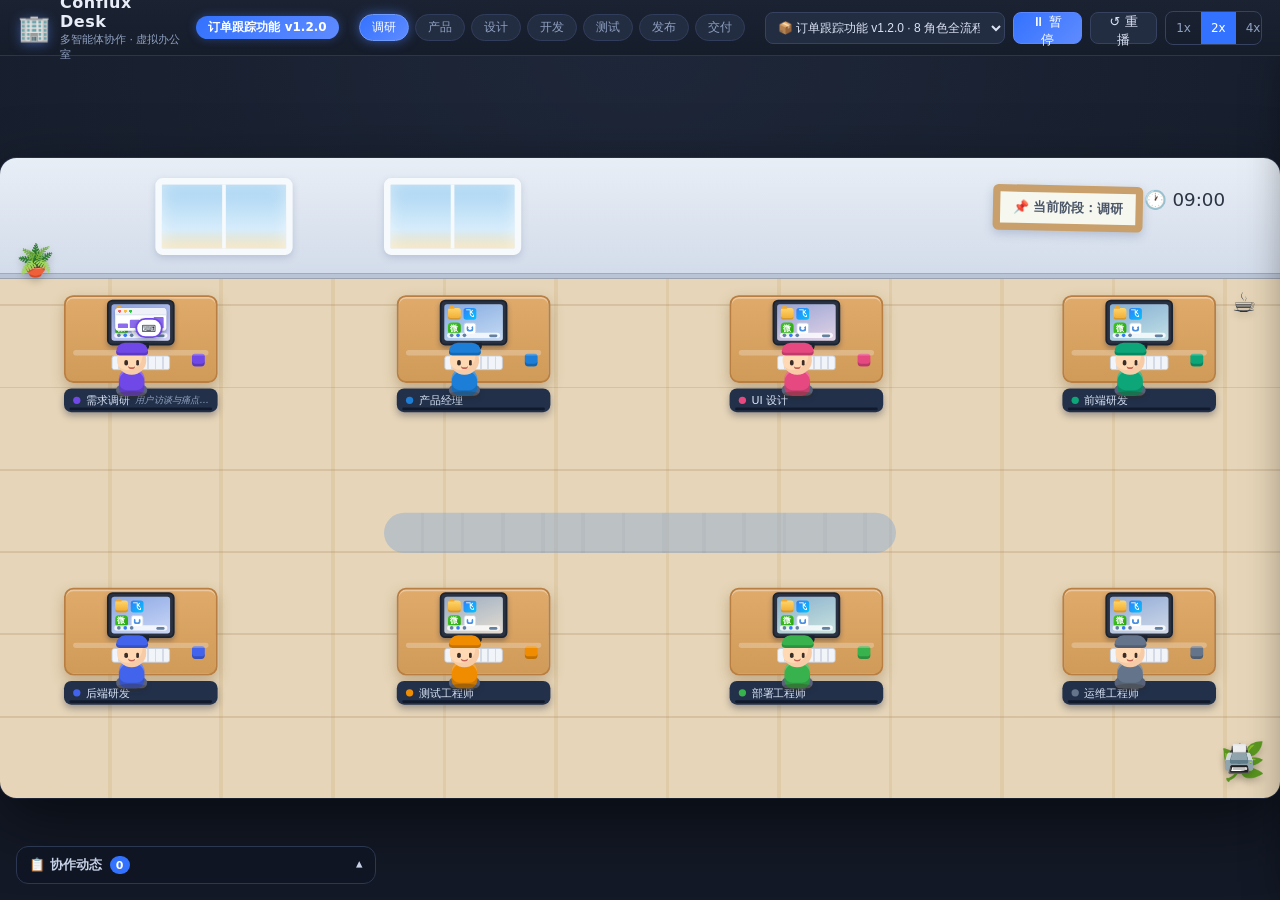
<file: index.html>
<!DOCTYPE html>
<html lang="zh-CN">
<head>
<meta charset="UTF-8">
<meta name="viewport" content="width=device-width, initial-scale=1.0">
<meta http-equiv="Content-Security-Policy"
      content="default-src 'self'; script-src 'self'; style-src 'self' 'unsafe-inline'; img-src 'self' data:; connect-src 'none'; object-src 'none'; base-uri 'none'">
<title>Conflux Desk · 智能协作办公室</title>
<link rel="stylesheet" href="css/style.css">
</head>
<body>

<header id="topbar">
  <div class="brand">
    <span class="logo">🏢</span>
    <div class="brand-text">
      <h1>Conflux Desk</h1>
      <p>多智能体协作 · 虚拟办公室</p>
    </div>
    <span id="projName" class="projName" title="当前项目"></span>
  </div>
  <nav id="phaseChips" title="项目阶段"></nav>
  <div class="controls">
    <select id="projectSel" title="切换项目"></select>
    <button id="btnPlay" class="btn primary">⏸ 暂停</button>
    <button id="btnReplay" class="btn">↺ 重播</button>
    <div class="seg" id="speedSeg">
      <button data-speed="1">1x</button><button data-speed="2" class="active">2x</button><button data-speed="4">4x</button>
    </div>
  </div>
</header>

<main id="stageWrap">
  <div id="stage">
    <div class="wall">
      <div class="window w1"><i></i><i></i></div>
      <div class="window w2"><i></i><i></i></div>
      <div class="board" id="phaseBoard">📌 准备中…</div>
      <div class="clock" id="wallClock">🕐 09:00</div>
    </div>
    <div class="floor"></div>
    <div class="rug"></div>
    <div class="deco plant p1">🪴</div>
    <div class="deco plant p2">🌿</div>
    <div class="deco cooler">☕</div>
    <div class="deco printer">🖨️</div>
    <div id="wsLayer"></div>
    <div id="charLayer"></div>
  </div>

  <aside id="eventLog" class="collapsed">
    <header id="logToggle">
      <span>📋 协作动态</span>
      <b id="logCount">0</b><i class="caret">▾</i>
    </header>
    <ul id="logList"></ul>
  </aside>

  <div id="banner" class="hidden"></div>

  <!-- 暂停时的人工介入面板 -->
  <div id="intervene">
    <div class="ivTitle">⏸ 已暂停 · 人工介入</div>
    <div class="ivRow">
      <span class="ivAt">@</span>
      <select id="ivRole" title="选择要对话的角色"></select>
      <input id="ivText" placeholder="告诉 TA 哪里不对、应该怎么做…（支持 @角色名 开头，回车发送）">
      <button id="ivSend" class="btn primary">发送</button>
    </div>
    <div class="ivFoot">
      <span class="ivHint">消息以「👔 主管」身份送达：气泡提示 · 屏幕切聊天窗 · 记入消息时间线</span>
      <button id="ivResume" class="btn success">▶ 继续播放</button>
    </div>
  </div>
</main>

<div id="scrim"></div>

<aside id="drawer" class="roleDrawer">
  <div id="drawerBody"></div>
</aside>

<aside id="fileDrawer">
  <div id="fileDrawerBody"></div>
</aside>

<script src="js/boot.js"></script>
</body>
</html>
</file>
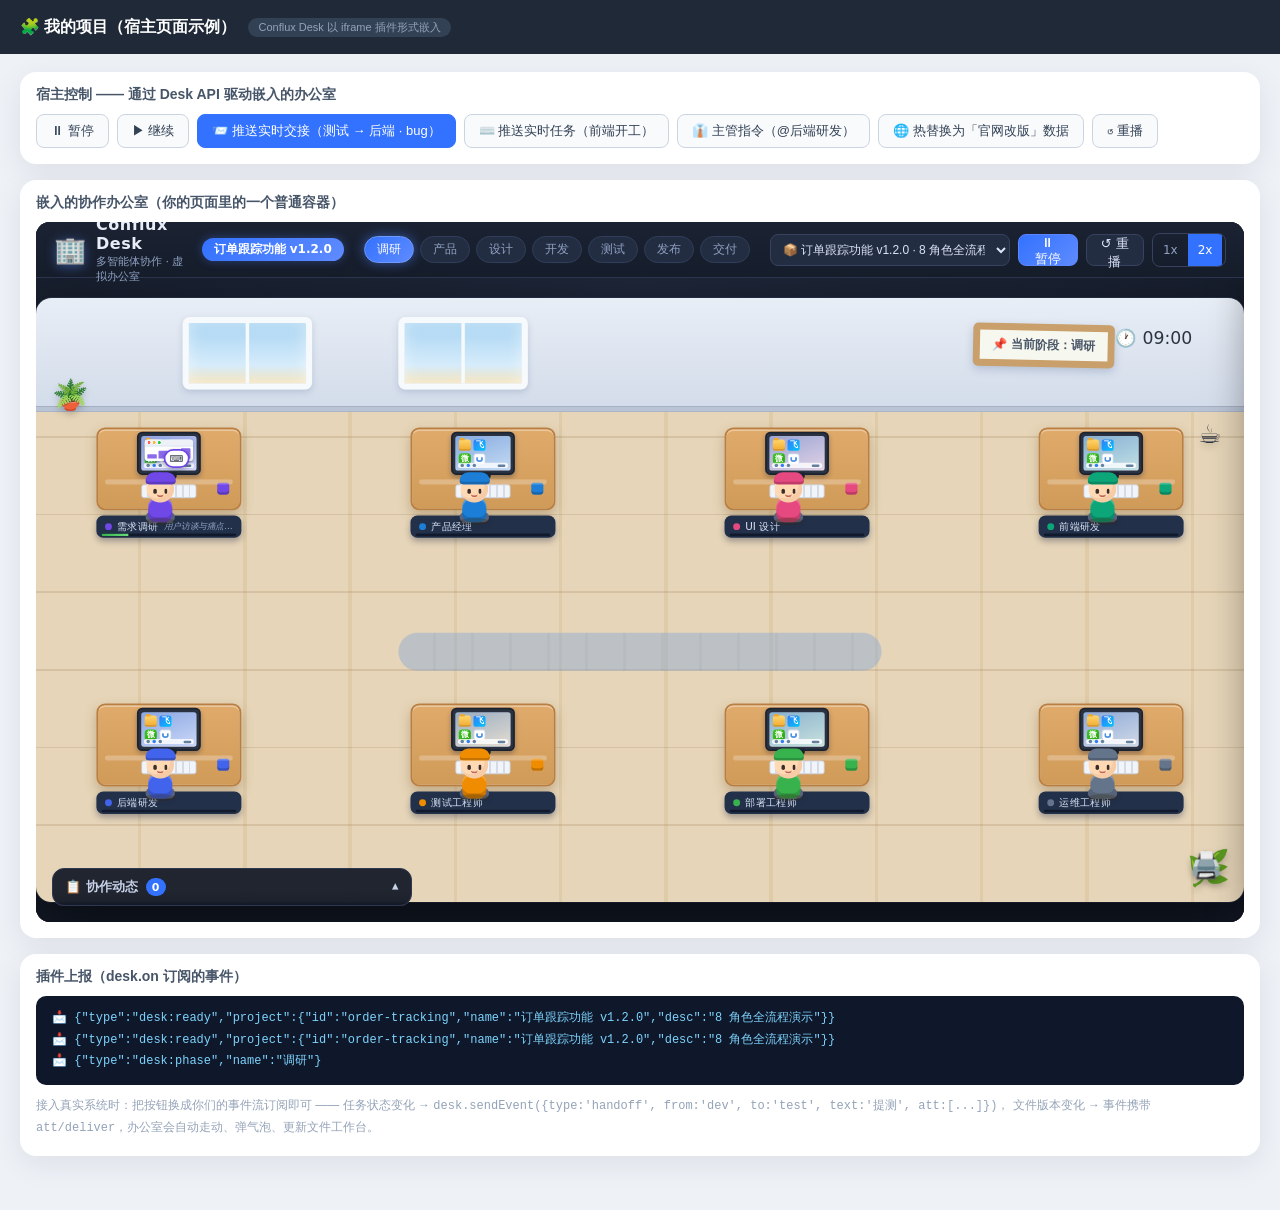
<file: embed-demo.html>
<!DOCTYPE html>
<html lang="zh-CN">
<head>
<meta charset="UTF-8">
<meta name="viewport" content="width=device-width, initial-scale=1.0">
<title>宿主项目示例 · 嵌入 Conflux Desk</title>
<style>
  * { margin: 0; padding: 0; box-sizing: border-box; }
  body { font-family: "PingFang SC", "Microsoft YaHei", sans-serif; background: #eef1f6; color: #2b3442; }
  header {
    height: 54px; background: #1f2937; color: #fff;
    display: flex; align-items: center; padding: 0 20px; gap: 12px;
  }
  header h1 { font-size: 16px; font-weight: 600; }
  header .tag {
    font-size: 11px; padding: 2px 10px; border-radius: 999px;
    background: #334155; color: #94a3b8;
  }
  main { max-width: 1280px; margin: 0 auto; padding: 18px 20px 40px; }
  .card {
    background: #fff; border-radius: 16px; box-shadow: 0 8px 30px rgba(30,40,70,.08);
    padding: 14px 16px 16px; margin-bottom: 16px;
  }
  .card h2 { font-size: 14px; color: #475569; margin-bottom: 10px; }
  .toolbar { display: flex; gap: 8px; flex-wrap: wrap; }
  .toolbar button {
    height: 34px; padding: 0 14px; border-radius: 8px; border: 1px solid #cbd5e1;
    background: #f8fafc; color: #334155; font-size: 13px; cursor: pointer;
  }
  .toolbar button:hover { background: #eef2f7; }
  .toolbar button.primary { background: #3372ff; border-color: #3372ff; color: #fff; }
  #deskWrap { height: 700px; }
  #hostLog {
    background: #0f172a; color: #7dd3fc; font: 12px/1.8 Consolas, monospace;
    border-radius: 10px; padding: 12px 16px; max-height: 150px; overflow-y: auto;
    white-space: pre-wrap;
  }
  .note { font-size: 12px; color: #94a3b8; line-height: 1.8; }
</style>
</head>
<body>

<header>
  <h1>🧩 我的项目（宿主页面示例）</h1>
  <span class="tag">Conflux Desk 以 iframe 插件形式嵌入</span>
</header>

<main>
  <div class="card">
    <h2>宿主控制 —— 通过 Desk API 驱动嵌入的办公室</h2>
    <div class="toolbar">
      <button id="bPause">⏸ 暂停</button>
      <button id="bResume">▶ 继续</button>
      <button id="bEvent" class="primary">📨 推送实时交接（测试 → 后端 · bug）</button>
      <button id="bWork">⌨️ 推送实时任务（前端开工）</button>
      <button id="bIv">👔 主管指令（@后端研发）</button>
      <button id="bLoad">🌐 热替换为「官网改版」数据</button>
      <button id="bReplay">↺ 重播</button>
    </div>
  </div>

  <div class="card">
    <h2>嵌入的协作办公室（你的页面里的一个普通容器）</h2>
    <div id="deskWrap"><div id="desk" style="height:100%"></div></div>
  </div>

  <div class="card">
    <h2>插件上报（desk.on 订阅的事件）</h2>
    <div id="hostLog">（等待事件…）</div>
    <p class="note" style="margin-top:10px">
      接入真实系统时：把按钮换成你们的事件流订阅即可 ——
      任务状态变化 → <code>desk.sendEvent({type:'handoff', from:'dev', to:'test', text:'提测', att:[...]})</code>，
      文件版本变化 → 事件携带 <code>att/deliver</code>，办公室会自动走动、弹气泡、更新文件工作台。
    </p>
  </div>
</main>

<script src="./desk-plugin.js"></script>
<script>
  const log = document.getElementById('hostLog');
  const say = s => { log.textContent = (log.textContent === '（等待事件…）' ? '' : log.textContent) + s + '\n'; log.scrollTop = log.scrollHeight; };

  // 1) 挂载（使用插件内置的 order-tracking 演示数据）
  const desk = Desk.mount({ container: '#desk' });

  // 2) 订阅插件上报
  desk.on(m => say('📩 ' + JSON.stringify(m)));

  // 3) 宿主按钮 → Desk API
  document.getElementById('bPause').onclick = () => desk.pause();
  document.getElementById('bResume').onclick = () => desk.resume();
  document.getElementById('bReplay').onclick = () => desk.replay();

  document.getElementById('bEvent').onclick = () => desk.sendEvent({
    type: 'handoff', from: 'test', to: 'backend', kind: 'bug',
    text: '实时事件演示：新发现一个 P2 缺陷，订单订阅重复推送，请排查。',
    att: [{ fid: 'bug-500', ver: 1 }],
  });

  document.getElementById('bWork').onclick = () => desk.sendEvent({
    type: 'work', role: 'frontend', dur: 2400, task: '实时任务：联调支付回调',
  });

  document.getElementById('bIv').onclick = () =>
    desk.intervene('backend', '接口超时问题优先级提到 P0，先出热修复方案。');

  // 4) 热替换项目数据（第二个内置演示）
  document.getElementById('bLoad').onclick = () => {
    const s = document.createElement('script');
    s.src = './projects/official-website/project.js';
    s.onload = () => desk.loadProject(Object.assign({}, window.PROJECT)); // window.PROJECT 由该文件定义
    document.head.appendChild(s);
  };
</script>
</body>
</html>
</file>
<file: css/style.css>
/* ============ 基础 ============ */
* { margin: 0; padding: 0; box-sizing: border-box; }
html, body { height: 100%; }
body {
  font-family: "PingFang SC", "Microsoft YaHei", "Segoe UI", system-ui, sans-serif;
  background: #141a26;
  color: #2b3442;
  overflow: hidden;
  display: flex; flex-direction: column;
}
button { font-family: inherit; }

/* ============ 顶栏 ============ */
#topbar {
  height: 56px; flex: none;
  display: flex; align-items: center; gap: 20px;
  padding: 0 18px;
  background: linear-gradient(180deg, #1b2333, #151c2a);
  border-bottom: 1px solid #2a3550;
  color: #e8edf7; z-index: 100;
}
.brand { display: flex; align-items: center; gap: 10px; }
.brand .logo { font-size: 26px; filter: drop-shadow(0 2px 6px rgba(90,140,255,.45)); }
.brand-text h1 { font-size: 16px; letter-spacing: .5px; }
.brand-text p { font-size: 11px; color: #8fa0c0; margin-top: 1px; }
.projName {
  margin-left: 6px; padding: 3px 12px; border-radius: 999px;
  background: linear-gradient(135deg, #3372ff, #5f8bff);
  color: #fff; font-size: 12px; font-weight: 600; white-space: nowrap;
  box-shadow: 0 0 10px rgba(80,130,255,.35);
}
#projectSel {
  height: 32px; max-width: 240px; padding: 0 8px;
  background: #232d42; color: #dbe4f5; border: 1px solid #36425f;
  border-radius: 8px; font-size: 12px; cursor: pointer; outline: none;
}
#projectSel:hover { background: #2c3852; }

#phaseChips { display: flex; gap: 6px; margin: 0 auto; }
#phaseChips .chip {
  font-size: 12px; padding: 4px 12px; border-radius: 999px;
  background: #232d42; color: #8fa0c0;
  border: 1px solid #313d5c; transition: all .3s; white-space: nowrap;
}
#phaseChips .chip.done { background: #1d3a2b; color: #69db7c; border-color: #2f5e42; }
#phaseChips .chip.done::after { content: " ✓"; }
#phaseChips .chip.active {
  background: linear-gradient(135deg, #3372ff, #5f8bff);
  color: #fff; border-color: #6f9bff;
  box-shadow: 0 0 12px rgba(80,130,255,.55);
}

.controls { display: flex; align-items: center; gap: 8px; }
.btn {
  height: 32px; padding: 0 14px; border-radius: 8px;
  border: 1px solid #36425f; background: #232d42; color: #dbe4f5;
  font-size: 13px; cursor: pointer; transition: all .15s;
}
.btn:hover { background: #2c3852; }
.btn.primary {
  background: linear-gradient(135deg, #3372ff, #5f8bff); border-color: #5b86ff; color: #fff;
}
.btn.primary:hover { filter: brightness(1.1); }
.seg { display: flex; border: 1px solid #36425f; border-radius: 8px; overflow: hidden; }
.seg button {
  height: 32px; padding: 0 10px; border: none; background: transparent;
  color: #8fa0c0; font-size: 12px; cursor: pointer;
}
.seg button.active { background: #3372ff; color: #fff; }

/* ============ 舞台 ============ */
#stageWrap {
  flex: 1; position: relative; overflow: hidden;
  display: flex; align-items: center; justify-content: center;
  background: radial-gradient(120% 120% at 50% 0%, #1e2739 0%, #131926 70%);
}
#stage {
  width: 1400px; height: 700px; flex: none; position: relative;
  border-radius: 18px; overflow: hidden;
  box-shadow: 0 24px 70px rgba(0,0,0,.55), 0 0 0 1px #2c3752;
  transform-origin: center center;
}

/* 墙与窗户 */
#stage .wall {
  position: absolute; top: 0; left: 0; right: 0; height: 132px;
  background: linear-gradient(180deg, #e8eef6 0%, #d3dcea 100%);
  border-bottom: 6px solid #b9c4d6; z-index: 1;
}
#stage .window {
  position: absolute; top: 22px; width: 150px; height: 84px;
  background: linear-gradient(180deg, #a8d4f2 0%, #d6ecfb 70%, #f3e2b8 100%);
  border: 7px solid #f7fafc; border-radius: 8px;
  box-shadow: inset 0 0 18px rgba(255,255,255,.5), 0 3px 8px rgba(90,110,150,.25);
  display: flex;
}
#stage .window.w1 { left: 170px; }
#stage .window.w2 { left: 420px; }
#stage .window i { flex: 1; border-right: 4px solid #f7fafc; }
#stage .window i:last-child { border-right: none; }
#stage .board {
  position: absolute; top: 30px; right: 150px;
  background: #f6f8ef; border: 8px solid #c9a06b; border-radius: 6px;
  padding: 8px 14px; font-size: 14px; font-weight: 600; color: #4a5568;
  box-shadow: 0 4px 10px rgba(90,110,150,.3);
  transform: rotate(1.2deg);
}
#stage .clock { position: absolute; top: 34px; right: 60px; font-size: 20px; }

/* 地板 */
#stage .floor {
  position: absolute; top: 132px; left: 0; right: 0; bottom: 0;
  background:
    repeating-linear-gradient(0deg, transparent 0 88px, rgba(140,105,60,.18) 88px 90px),
    repeating-linear-gradient(90deg, #e6d5b8 0 118px, #dfcba8 118px 122px);
}
#stage .rug {
  position: absolute; left: 50%; top: 388px; transform: translateX(-50%);
  width: 560px; height: 44px; border-radius: 999px;
  background: repeating-linear-gradient(90deg, #7ea3d8 0 40px, #6f96cc 40px 44px);
  opacity: .4;
}
#stage .deco { position: absolute; z-index: 2; font-size: 34px; filter: drop-shadow(0 4px 4px rgba(0,0,0,.2)); }
#stage .plant.p1 { left: 18px; top: 92px; }
#stage .plant.p2 { right: 16px; bottom: 16px; font-size: 40px; }
#stage .cooler { right: 26px; top: 140px; font-size: 30px; }
#stage .printer { right: 26px; bottom: 26px; font-size: 30px; }

/* ============ 工位 ============ */
#wsLayer, #charLayer { position: absolute; inset: 0; }
#wsLayer { z-index: 10; }
#charLayer { z-index: 40; pointer-events: none; }

.ws {
  position: absolute; width: 168px; height: 128px;
  cursor: pointer; border-radius: 14px;
  transition: transform .18s;
}
.ws:hover { transform: translateY(-3px); }
.ws::before {
  content: ""; position: absolute; inset: -6px; border-radius: 16px;
  border: 2px dashed rgba(255,255,255,0); transition: all .18s;
}
.ws:hover::before { border-color: rgba(72,110,220,.75); background: rgba(72,110,220,.06); }

.ws .desk {
  position: absolute; left: 0; top: 0; width: 168px; height: 96px;
  background: linear-gradient(180deg, #e0aa6b, #d09a58);
  border: 2px solid #b97f42; border-radius: 10px;
  box-shadow: 0 6px 14px rgba(120,85,40,.35), inset 0 2px 0 rgba(255,255,255,.35);
}
.ws .desk::after {
  content: ""; position: absolute; left: 8px; right: 8px; top: 58px; height: 6px;
  background: rgba(255,255,255,.25); border-radius: 3px;
}
.ws .monitor {
  position: absolute; left: 50%; top: 3px; transform: translateX(-50%);
  width: 74px; height: 50px; background: #2a3242;
  border-radius: 6px; border: 2px solid #1c2330;
  box-shadow: 0 3px 6px rgba(40,50,70,.4);
}
.ws .monitor .stand {
  position: absolute; left: 50%; bottom: -7px; transform: translateX(-50%);
  width: 18px; height: 8px; background: #1c2330; border-radius: 0 0 4px 4px;
}

/* ---- 仿真桌面 ---- */
.ws .monitor .screen {
  position: absolute; inset: 3px; border-radius: 3px; overflow: hidden;
  background: linear-gradient(160deg, #9db9e6 0%, #c8d9f2 60%, #e8eef9 100%);
}
.ws .monitor .screen::before {
  content: ""; position: absolute; inset: 0; z-index: 1;
  background: var(--roleColor); opacity: .16; mix-blend-mode: multiply;
}
.dicons {
  position: absolute; left: 4px; top: 4px; z-index: 2;
  display: grid; grid-template-columns: repeat(2, 14px); gap: 3px;
}
.ic { width: 14px; height: 13px; border-radius: 3px; position: relative; font-style: normal; }
.ic.folder { background: linear-gradient(180deg, #ffd66b, #f0a92e); box-shadow: inset 0 -2px 0 rgba(0,0,0,.12); }
.ic.folder::before {
  content: ""; position: absolute; left: 1px; top: -2px; width: 6px; height: 3px;
  background: #f0a92e; border-radius: 2px 2px 0 0;
}
.ic.feishu, .ic.wechat {
  display: flex; align-items: center; justify-content: center;
  color: #fff; font-size: 9px; font-weight: 700; line-height: 1;
}
.ic.feishu { background: linear-gradient(135deg, #337cf7, #00c6ff); }
.ic.wechat { background: linear-gradient(135deg, #3ec722, #2aa50f); border-radius: 4px; }
.ic.browser { background: #fff; border: 1px solid #c3d0e2; }
.ic.browser::before {
  content: ""; position: absolute; inset: 2px; border-radius: 50%;
  border: 2px solid #4a90e2; border-top-color: transparent;
}
.taskbar {
  position: absolute; left: 3px; right: 3px; bottom: 3px; height: 6px; z-index: 2;
  border-radius: 3px; background: rgba(255,255,255,.8);
  display: flex; align-items: center; gap: 3px; padding: 0 3px;
}
.taskbar i { width: 4px; height: 4px; border-radius: 50%; background: #64809f; }
.taskbar i:nth-child(2) { background: #337cf7; }
.taskbar b { margin-left: auto; width: 9px; height: 3px; border-radius: 2px; background: #64809f; }

/* ---- 应用窗口：工作中显示角色窗口，被交接时显示聊天窗 ---- */
.appwin {
  position: absolute; left: 4px; right: 4px; top: 4px; bottom: 11px; z-index: 3;
  background: #fff; border-radius: 4px; overflow: hidden;
  box-shadow: 0 2px 5px rgba(20,40,80,.35);
  opacity: 0; transform: scale(.85); transition: all .3s;
}
.appwin::before {
  content: ""; display: block; height: 7px;
  background:
    radial-gradient(circle at 5px 3.5px, #ff5f57 1.5px, transparent 1.8px),
    radial-gradient(circle at 11px 3.5px, #febc2e 1.5px, transparent 1.8px),
    radial-gradient(circle at 17px 3.5px, #28c840 1.5px, transparent 1.8px),
    #eef2f8;
  border-bottom: 1px solid #dbe3ee;
}
.ws.working .rolewin { opacity: 1; transform: scale(1); }
.ws.listening .chatwin { opacity: 1; transform: scale(1); }
.appc { position: absolute; inset: 8px 3px 3px 3px; }

/* 代码编辑器 */
.appc.app-code { background: #1d2330; border-radius: 0 0 3px 3px; padding: 3px 3px 0 6px; }
.app-code i { display: block; height: 2px; margin: 2px 0; border-radius: 1px; background: #7aa2f7; width: 76%; }
.app-code i:nth-child(2) { width: 64%; background: #9ece6a; }
.app-code i:nth-child(3) { width: 84%; background: #c0caf5; }
.app-code i:nth-child(4) { width: 52%; background: #ff9e64; margin-left: 4px; }
.app-code i:nth-child(5) { width: 72%; background: #7aa2f7; }
.app-code i:nth-child(6) { width: 38%; background: #bb9af7; }
/* 文档 */
.app-doc i { display: block; height: 2px; margin: 3px 0; border-radius: 1px; background: #c8d2e0; width: 84%; }
.app-doc i.t { width: 62%; height: 3px; background: #51607a; }
.app-doc i.s { width: 44%; background: #337cf7; }
/* 聊天 */
.app-chat { padding: 2px; display: flex; flex-direction: column; gap: 3px; }
.app-chat .cb { height: 7px; border-radius: 4px; }
.app-chat .cb.in { width: 64%; background: #e8edf5; }
.app-chat .cb.out { width: 50%; align-self: flex-end; background: var(--roleColor); opacity: .85; }
.app-chat .cb.in.s { width: 42%; }
/* 设计稿 */
.app-design { display: flex; gap: 2px; align-items: flex-end; }
.app-design i { flex: 1; border-radius: 2px; background: #7aa2f7; height: 70%; }
.app-design i:nth-child(1) { height: 58%; background: #f78166; }
.app-design i:nth-child(2) { height: 92%; background: #66c2a5; }
.app-design i:nth-child(3) { height: 44%; background: #8da0cb; }
/* 测试清单 */
.app-test { display: flex; flex-direction: column; gap: 3px; justify-content: center; }
.app-test i { position: relative; height: 3px; border-radius: 1.5px; background: #c8d2e0; margin-left: 9px; }
.app-test i::before { content: "✓"; position: absolute; left: -8px; top: -3px; font-size: 7px; color: #2f9e44; line-height: 1; }
.app-test i:nth-child(1) { width: 66%; }
.app-test i:nth-child(2) { width: 78%; }
.app-test i:nth-child(3) { width: 52%; background: #f3b0ae; }
.app-test i:nth-child(3)::before { content: "✕"; color: #e03131; }
.app-test i:nth-child(4) { width: 60%; }
/* 终端 */
.app-term { background: #101418; border-radius: 0 0 3px 3px; padding: 3px; }
.app-term i { display: block; height: 2px; margin: 2px 0; border-radius: 1px; background: #4ec9b0; width: 70%; }
.app-term i:nth-child(2) { width: 56%; background: #9ece6a; }
.app-term i:nth-child(3) { width: 76%; }
.app-term i:nth-child(4) { width: 42%; background: #dcdcaa; }
/* 数据图表 / 运维大盘 */
.app-chart, .app-dash { display: flex; align-items: flex-end; gap: 2px; }
.app-chart i { flex: 1; border-radius: 1px 1px 0 0; background: var(--roleColor); opacity: .8; }
.app-chart i:nth-child(1) { height: 34%; }
.app-chart i:nth-child(2) { height: 62%; }
.app-chart i:nth-child(3) { height: 46%; }
.app-chart i:nth-child(4) { height: 86%; }
.app-dash i { flex: 1; border-radius: 1px 1px 0 0; background: #37b24d; }
.app-dash i:nth-child(1) { height: 38%; opacity: .4; }
.app-dash i:nth-child(2) { height: 64%; }
.app-dash i:nth-child(3) { height: 50%; opacity: .6; }
.app-dash i:nth-child(4) { height: 88%; }

.ws.working .monitor .screen { animation: screenFlicker 1.6s ease-in-out infinite; }
@keyframes screenFlicker {
  0%, 100% { box-shadow: inset 0 0 4px var(--roleGlow); }
  50% { box-shadow: inset 0 0 11px var(--roleGlow); }
}
.ws.flash .monitor .screen { animation: screenFlash .35s 3; }
@keyframes screenFlash { 50% { filter: brightness(1.9); } }

.ws .keyboard {
  position: absolute; left: 50%; top: 64px; transform: translateX(-50%);
  width: 64px; height: 16px; background: #f1f4f8; border-radius: 3px;
  border: 1px solid #c6cedd;
  background-image: repeating-linear-gradient(90deg, transparent 0 6px, #d4dae6 6px 8px);
}
.ws .mug {
  position: absolute; right: 12px; top: 62px; width: 14px; height: 14px;
  background: var(--roleColor); border-radius: 3px 3px 4px 4px;
  box-shadow: inset 0 -3px 0 rgba(0,0,0,.2);
}
/* 文件堆：桌面右上角，文件越多摞越高 */
.ws .pile { position: absolute; right: 10px; top: 8px; width: 30px; }
.ws .pile .sheet {
  height: 6px; border-radius: 2px; margin-bottom: 2px;
  background: #fff; border: 1px solid #d5dbe6;
  box-shadow: 0 1px 2px rgba(80,100,140,.3);
}
.ws .pile .sheet:nth-child(2n) { background: #f2ecdc; }
.ws .pile .sheet:last-child { background: #fffbe8; }

.ws .plate {
  position: absolute; left: 0; right: 0; bottom: 0; height: 26px;
  background: #223049; border-radius: 8px; color: #dce6f8;
  display: flex; align-items: center; gap: 6px; padding: 0 10px;
  font-size: 12px; box-shadow: 0 4px 8px rgba(20,30,60,.35);
  overflow: hidden;
}
.ws .plate .dot { width: 8px; height: 8px; border-radius: 50%; background: var(--roleColor); flex: none; }
.ws .plate .task {
  flex: 1; font-size: 10px; color: #93a5c6; white-space: nowrap;
  overflow: hidden; text-overflow: ellipsis;
}
.ws .plate .pbar {
  position: absolute; left: 6px; right: 6px; bottom: 2px; height: 3px;
  background: #101a2c; border-radius: 2px; overflow: hidden;
}
.ws .plate .pbar i {
  display: block; height: 100%; width: 0%;
  background: linear-gradient(90deg, #37b24d, #69db7c);
  transition: width .5s ease;
}

/* ============ 人物（纯 CSS Q 版小人，头身像素级对齐） ============ */
.char { position: absolute; z-index: 40; pointer-events: auto; cursor: pointer; }
.char .figure {
  position: relative; width: 40px;
  display: flex; flex-direction: column; align-items: center;
  transform: translate(-50%, -100%);
}
.char .head {
  position: relative; width: 32px; height: 32px; flex: none;
  background: #ffd9b3; border-radius: 50%;
  margin-bottom: -7px; z-index: 2;
  box-shadow: inset -4px -5px 0 rgba(190,120,80,.14);
}
.char .head .hair {
  position: absolute; left: -1.5px; right: -1.5px; top: -3px; height: 14px;
  background: var(--roleColor);
  border-radius: 17px 17px 7px 7px;
  box-shadow: inset 0 -3px 0 rgba(0,0,0,.18);
}
.char .head .eye {
  position: absolute; top: 16px; width: 3.5px; height: 5.5px;
  background: #3a2d28; border-radius: 2px;
}
.char .head .eye.l { left: 8px; }
.char .head .eye.r { right: 8px; }
.char .head .mouth {
  position: absolute; left: 50%; top: 21px; width: 8px; height: 5px;
  margin-left: -4px; border-bottom: 2px solid #c26358;
  border-radius: 0 0 7px 7px;
}
.char .torso {
  position: relative; width: 28px; height: 30px; flex: none;
  border-radius: 12px 12px 9px 9px;
  background: var(--roleColor);
  box-shadow: inset 0 -6px 0 rgba(0,0,0,.15), inset 0 3px 0 rgba(255,255,255,.22);
}
.char .shadow {
  position: absolute; left: 50%; bottom: -3px; transform: translateX(-50%);
  width: 34px; height: 8px; border-radius: 50%;
  background: rgba(60,45,20,.28);
}
.char.st-walk .figure { animation: bob .32s ease-in-out infinite; }
@keyframes bob { 50% { transform: translate(-50%, calc(-100% - 3px)); } }
.char.st-walk .head .hair { border-radius: 17px 17px 5px 5px; }
.char.st-working .head { animation: typeNod 1s ease-in-out infinite; }
@keyframes typeNod { 50% { transform: translateY(1.5px); } }

.chair {
  position: absolute; width: 34px; height: 12px; z-index: 5;
  background: #59627a; border-radius: 999px;
  box-shadow: 0 3px 6px rgba(30,40,60,.3);
}

/* 状态徽章 */
.char .badge {
  position: absolute; right: -14px; top: -30px; z-index: 5;
  min-width: 22px; height: 22px; padding: 0 5px; border-radius: 999px;
  background: #fff; border: 2px solid var(--roleColor);
  display: flex; align-items: center; justify-content: center;
  font-size: 11px; box-shadow: 0 2px 6px rgba(0,0,0,.25);
  opacity: 0; transform: scale(.4); transition: all .25s;
}
.char .badge.show { opacity: 1; transform: scale(1); }
.char .badge.pulse { animation: badgePulse 1.2s ease-in-out infinite; }
@keyframes badgePulse { 50% { box-shadow: 0 0 0 6px rgba(255,190,60,.25); } }

/* ============ 对话气泡（人物左上角；贴近墙面带时自动翻转到下方） ============ */
.char .bubble {
  position: absolute; left: -20px; bottom: calc(100% + 12px);
  width: max-content; max-width: 264px;   /* 显式宽度：避免被 40px 人物容器压成细条 */
  padding: 10px 13px;
  background: #ffffff; border: 2px solid var(--roleColor);
  border-radius: 13px 13px 13px 6px;      /* 小角只保留在尾巴同侧（右下） */
  font-size: 12.5px; line-height: 1.6; color: #2b3442;
  box-shadow: 0 6px 14px rgba(20,30,60,.22);
  opacity: 0; transform: scale(.5) translateY(8px); transform-origin: bottom right;
  transition: opacity .28s, transform .28s cubic-bezier(.34,1.56,.64,1);
  pointer-events: none; z-index: 60;
}
.char .bubble.show { opacity: 1; transform: scale(1) translateY(0); }
/* 尾巴 = 双色三角：外层描边色略大，内层底色略小，形成描边效果（无旋转、无斜切） */
.char .bubble::before {
  content: ""; position: absolute; right: 15px; bottom: -11px;
  border-left: 8px solid transparent; border-right: 8px solid transparent;
  border-top: 11px solid var(--roleColor);
}
.char .bubble::after {
  content: ""; position: absolute; right: 17px; bottom: -7px;
  border-left: 6px solid transparent; border-right: 6px solid transparent;
  border-top: 9px solid #fff;
}
.char .bubble.bug { border-color: #e03131; background: #fff5f5; color: #7a1212; }
.char .bubble.bug::before { border-top-color: #e03131; }
.char .bubble.bug::after { border-top-color: #fff5f5; }
.char .bubble.sup { border-color: #f08c00; background: #fffaf0; }
.char .bubble.sup::before { border-top-color: #f08c00; }
.char .bubble.sup::after { border-top-color: #fffaf0; }
.char .bubble.ack { border-color: #2f9e44; background: #f0fff4; }
.char .bubble.ack::before { border-top-color: #2f9e44; }
.char .bubble.ack::after { border-top-color: #f0fff4; }
.char .bubble .btitle { font-weight: 700; margin-bottom: 3px; font-size: 11.5px; }
/* 翻转到人物下方：尾巴朝上指向头部，左移让出人物身体 */
.char .bubble.flip {
  bottom: auto; top: calc(100% + 12px); left: -28px;
  border-radius: 13px 13px 6px 13px; transform-origin: top right;
}
.char .bubble.flip::before {
  bottom: auto; top: -11px;
  border-top: none;
  border-left: 8px solid transparent; border-right: 8px solid transparent;
  border-bottom: 11px solid var(--roleColor);
}
.char .bubble.flip::after {
  bottom: auto; top: -7px;
  border-top: none;
  border-left: 6px solid transparent; border-right: 6px solid transparent;
  border-bottom: 9px solid #fff;
}
.char .bubble.flip.bug::before { border-bottom-color: #e03131; }
.char .bubble.flip.bug::after { border-bottom-color: #fff5f5; }
.char .bubble.flip.sup::before { border-bottom-color: #f08c00; }
.char .bubble.flip.sup::after { border-bottom-color: #fffaf0; }
.char .bubble.flip.ack::before { border-bottom-color: #2f9e44; }
.char .bubble.flip.ack::after { border-bottom-color: #f0fff4; }

/* ============ 协作动态日志 ============ */
#eventLog {
  position: absolute; left: 16px; bottom: 16px; width: 360px;
  background: rgba(16,22,36,.92); backdrop-filter: blur(6px);
  border: 1px solid #2c3752; border-radius: 12px;
  color: #c7d2e8; overflow: hidden; z-index: 90;
}
#eventLog header {
  display: flex; align-items: center; gap: 8px;
  padding: 9px 12px; font-size: 13px; font-weight: 600; cursor: pointer;
  user-select: none;
}
#eventLog header #logCount {
  background: #3372ff; color: #fff; font-size: 11px;
  min-width: 20px; height: 18px; border-radius: 999px;
  display: flex; align-items: center; justify-content: center; padding: 0 6px;
}
#eventLog header .caret { margin-left: auto; transition: transform .25s; font-style: normal; }
#eventLog.collapsed header .caret { transform: rotate(180deg); }
#eventLog ul {
  list-style: none; max-height: 218px; overflow-y: auto; display: none;
  border-top: 1px solid #2c3752; padding: 6px 0;
}
#eventLog:not(.collapsed) ul { display: block; }
#eventLog li {
  padding: 5px 12px; font-size: 12px; line-height: 1.5; cursor: pointer;
  display: flex; align-items: baseline; gap: 5px; flex-wrap: wrap;
}
#eventLog li:hover { background: rgba(80,120,255,.12); }
#eventLog li .t { color: #6f7f9f; font-size: 11px; flex: none; }
#eventLog li b { font-weight: 600; }
#eventLog li .arrow { color: #6f7f9f; font-style: normal; }
#eventLog::-webkit-scrollbar, .drawerScroll::-webkit-scrollbar, #logList::-webkit-scrollbar { width: 8px; }
#logList::-webkit-scrollbar-thumb, .drawerScroll::-webkit-scrollbar-thumb { background: #3a4666; border-radius: 4px; }
#logList::-webkit-scrollbar-track, .drawerScroll::-webkit-scrollbar-track { background: transparent; }

/* ============ 结束横幅 ============ */
#banner {
  position: absolute; left: 50%; top: 42%; transform: translate(-50%,-50%);
  background: rgba(16,22,36,.94); border: 1px solid #3d5a3d;
  border-radius: 16px; padding: 22px 40px; text-align: center;
  color: #e8f5e9; font-size: 20px; font-weight: 700; z-index: 95;
  box-shadow: 0 18px 50px rgba(0,0,0,.5);
  transition: all .4s; pointer-events: none;
}
#banner p { font-size: 13px; font-weight: 400; color: #9fb8a4; margin-top: 8px; }
#banner.hidden { opacity: 0; pointer-events: none; transform: translate(-50%,-44%); }

/* ============ 暂停 · 人工介入面板 ============ */
#intervene {
  position: absolute; left: 50%; bottom: 20px; z-index: 96;
  width: min(720px, 94%);
  background: rgba(15,20,32,.96); border: 1px solid #4a3a1e; border-radius: 14px;
  box-shadow: 0 16px 50px rgba(0,0,0,.55), 0 0 0 1px rgba(255,190,60,.08);
  padding: 14px 16px 12px; color: #dbe4f5;
  transform: translate(-50%, 16px); opacity: 0; pointer-events: none;
  transition: all .28s cubic-bezier(.3,1,.3,1);
}
#intervene.show { transform: translate(-50%, 0); opacity: 1; pointer-events: auto; }
#intervene .ivTitle { font-size: 14px; font-weight: 700; color: #ffc078; margin-bottom: 10px; }
#intervene .ivRow { display: flex; align-items: center; gap: 8px; }
#intervene .ivAt {
  flex: none; width: 26px; height: 32px; border-radius: 8px;
  background: #4a3210; color: #ffc078; font-weight: 800; font-size: 15px;
  display: flex; align-items: center; justify-content: center;
}
#intervene select {
  height: 32px; padding: 0 6px; flex: none; max-width: 150px;
  background: #232d42; color: #dbe4f5; border: 1px solid #36425f; border-radius: 8px;
  font-size: 12.5px; outline: none;
}
#intervene input {
  flex: 1; height: 32px; min-width: 120px; padding: 0 12px;
  background: #1a2233; color: #e8edf7; border: 1px solid #36425f; border-radius: 8px;
  font-size: 13px; outline: none;
}
#intervene input:focus { border-color: #748ffc; box-shadow: 0 0 0 2px rgba(116,143,252,.2); }
#intervene .ivFoot { display: flex; align-items: center; gap: 10px; margin-top: 10px; }
#intervene .ivHint { flex: 1; font-size: 11px; color: #8fa0c0; line-height: 1.5; }
.btn.success {
  background: linear-gradient(135deg, #2f9e44, #51cf66); border-color: #69db7c; color: #fff;
}
.btn.success:hover { filter: brightness(1.08); }
.btn:disabled { opacity: .45; cursor: not-allowed; }

/* ============ 遮罩 & 抽屉 ============ */
#scrim {
  position: fixed; inset: 56px 0 0 0; background: rgba(8,12,22,.45);
  opacity: 0; pointer-events: none; transition: opacity .3s; z-index: 50;
}
#scrim.show { opacity: 1; pointer-events: auto; }

.roleDrawer, #fileDrawer {
  position: fixed; top: 56px; right: 0; bottom: 0;
  background: #f7f9fc; box-shadow: -18px 0 50px rgba(0,0,0,.4);
  transform: translateX(105%); transition: transform .32s cubic-bezier(.3,1,.3,1);
  z-index: 60; display: flex; flex-direction: column;
}
.roleDrawer { width: min(720px, 56vw); }
#fileDrawer { width: min(860px, 68vw); z-index: 70; }
.roleDrawer.open, #fileDrawer.open { transform: translateX(0); }

/* 角色抽屉 —— 头部 */
.dHeader { flex: none; padding: 18px 22px 14px; background: #fff; border-bottom: 1px solid #e5eaf2; }
.dTop { display: flex; align-items: center; gap: 14px; }
.dAvatar {
  width: 54px; height: 54px; border-radius: 14px; flex: none;
  display: flex; align-items: center; justify-content: center;
  font-size: 30px; color: #fff;
  box-shadow: inset 0 -8px 0 rgba(0,0,0,.12), 0 4px 10px rgba(40,60,120,.2);
}
.dTitle { flex: 1; min-width: 0; }
.dTitle h2 { font-size: 18px; color: #1f2937; display: flex; align-items: center; gap: 8px; }
.dTitle .desc { font-size: 12px; color: #8794a9; margin-top: 2px; }
.dClose {
  width: 32px; height: 32px; border-radius: 8px; border: none; cursor: pointer;
  background: #eef1f6; color: #5b6a83; font-size: 15px; flex: none;
}
.dClose:hover { background: #e2e7f0; }

.statusPill {
  display: inline-flex; align-items: center; gap: 6px;
  font-size: 11.5px; padding: 3px 10px; border-radius: 999px;
  background: #f0f3f8; color: #5b6a83; border: 1px solid #e1e7f0;
}
.statusPill .sdot { width: 8px; height: 8px; border-radius: 50%; }
.statusPill.st-working { background: #ecf6ff; color: #1971c2; border-color: #b5d8f8; }
.statusPill.st-working .sdot { background: #1971c2; animation: blink 1s infinite; }
.statusPill.st-waiting { background: #fff4e6; color: #e8590c; border-color: #ffd8a8; }
.statusPill.st-waiting .sdot { background: #f08c00; }
.statusPill.st-done { background: #ebfbee; color: #2b8a3e; border-color: #b2f2bb; }
.statusPill.st-done .sdot { background: #37b24d; }
@keyframes blink { 50% { opacity: .25; } }

.taskLine { margin-top: 14px; }
.taskLine .tl-label { font-size: 12px; color: #8794a9; margin-bottom: 6px; display: flex; justify-content: space-between; }
.taskLine .tl-label b { color: #344054; font-weight: 600; }
.taskBar { height: 8px; border-radius: 4px; background: #e9edf4; overflow: hidden; }
.taskBar i { display: block; height: 100%; border-radius: 4px; background: linear-gradient(90deg, #3372ff, #69db7c); transition: width .6s ease; }

.chainRow { margin-top: 14px; display: flex; align-items: center; gap: 6px; flex-wrap: wrap; font-size: 12px; }
.chainRow .clabel { color: #8794a9; }
.chainChip {
  padding: 3px 10px; border-radius: 999px; background: #fff;
  border: 1px solid #e1e7f0; color: #44536c; font-size: 12px;
}
.chainChip.me { background: #223049; border-color: #223049; color: #fff; }
.chainRow .arr { color: #b6c1d4; }

/* 角色抽屉 —— 双栏 */
.dBody { flex: 1; display: flex; min-height: 0; }
.dCol { display: flex; flex-direction: column; min-height: 0; }
.dCol.msgCol { width: 42%; border-right: 1px solid #e5eaf2; background: #fff; }
.dCol.fileCol { flex: 1; background: #f7f9fc; }
.dColTitle {
  flex: none; padding: 12px 16px 10px; font-size: 13px; font-weight: 700; color: #344054;
  display: flex; align-items: center; gap: 8px;
  border-bottom: 1px solid #edf1f7;
}
.dColTitle .count {
  font-size: 11px; background: #eef1f6; color: #66748c;
  border-radius: 999px; padding: 1px 8px; font-weight: 600;
}
.dColTitle .hint { margin-left: auto; font-size: 10.5px; font-weight: 400; color: #a3aec2; }
.drawerScroll { flex: 1; overflow-y: auto; padding: 12px 14px 20px; }

/* 时间线 */
#msgList { list-style: none; display: flex; flex-direction: column; gap: 10px; }
#msgList li.msgItem {
  border: 1px solid #e5eaf2; border-radius: 10px; padding: 9px 11px;
  cursor: pointer; transition: all .15s; background: #fff;
}
#msgList li.msgItem:hover { border-color: #c3d4f5; box-shadow: 0 2px 8px rgba(50,90,180,.08); }
#msgList li.msgItem.sel { border-color: #3372ff; box-shadow: 0 0 0 2px rgba(51,114,255,.18); }
#msgList li.msgItem.pulse { animation: msgPulse 1.2s ease; }
@keyframes msgPulse { 0%,100% { box-shadow: 0 0 0 0 rgba(51,114,255,0); } 40% { box-shadow: 0 0 0 5px rgba(51,114,255,.28); } }
.msgMeta { display: flex; align-items: center; gap: 6px; font-size: 11px; color: #8794a9; }
.msgMeta .dir {
  font-size: 10px; padding: 1px 7px; border-radius: 999px; font-weight: 600;
}
.msgMeta .dir.in { background: #ecf6ff; color: #1971c2; }
.msgMeta .dir.out { background: #f4fce3; color: #5c940d; }
.msgMeta .peer { font-weight: 700; }
.msgText { font-size: 12.5px; color: #2b3442; line-height: 1.55; margin: 6px 0 4px; }
.msgItem.bug .msgText { color: #c92a2a; }
.msgItem.bug { border-left: 3px solid #fa5252; }
.msgItem.sup { border-left: 3px solid #f08c00; background: #fffbf4; }
.msgItem.sup .msgMeta .peer { color: #d9480f; }
.attRow { display: flex; flex-wrap: wrap; gap: 5px; }
.attChip {
  font-size: 11px; padding: 2px 8px; border-radius: 6px;
  background: #f0f3f8; border: 1px solid #e1e7f0; color: #44536c;
  cursor: pointer; display: inline-flex; align-items: center; gap: 4px;
}
.attChip:hover { border-color: #748ffc; color: #4263eb; }
.msgEmpty { color: #a3aec2; font-size: 12px; text-align: center; padding: 30px 0; }

/* 文件工作台 */
.fileGroup { margin-bottom: 14px; }
.fileGroupHead {
  display: flex; align-items: center; gap: 8px; padding: 7px 4px; cursor: pointer;
  font-size: 12.5px; font-weight: 700; color: #44536c; user-select: none;
}
.fileGroupHead .gc {
  font-size: 11px; padding: 1px 8px; border-radius: 999px; font-weight: 600;
}
.fileGroupHead .caret { margin-left: auto; color: #a3aec2; transition: transform .2s; }
.fileGroup.closed .caret { transform: rotate(-90deg); }
.fileGroup.closed .fcardList { display: none; }
.fileGroupHead .sub { font-size: 11px; color: #9aa6bb; font-weight: 400; }
.fcardList { display: flex; flex-direction: column; gap: 8px; }

.fcard {
  display: flex; align-items: center; gap: 10px;
  background: #fff; border: 1px solid #e5eaf2; border-radius: 10px;
  padding: 10px 12px; cursor: pointer; transition: all .15s;
}
.fcard:hover { border-color: #a5b8f0; transform: translateY(-1px); box-shadow: 0 4px 10px rgba(50,90,180,.1); }
.fcard.hl { border-color: #f59f00; box-shadow: 0 0 0 3px rgba(245,159,0,.25); }
.fcard .ficon {
  width: 36px; height: 36px; border-radius: 9px; flex: none;
  background: #f0f3f8; display: flex; align-items: center; justify-content: center; font-size: 19px;
}
.fcard .fmain { flex: 1; min-width: 0; }
.fcard .fname { font-size: 13px; font-weight: 600; color: #1f2937; display: flex; align-items: center; gap: 6px; }
.fcard .fmeta { font-size: 11px; color: #8794a9; margin-top: 3px; display: flex; align-items: center; gap: 6px; flex-wrap: wrap; }
.fcard .fmeta .path { font-family: Consolas, monospace; }
.fcard .fver {
  font-size: 10.5px; font-weight: 700; color: #4263eb;
  background: #edf2ff; padding: 1px 6px; border-radius: 5px;
}
.badge {
  font-size: 10.5px; padding: 1.5px 8px; border-radius: 999px; font-weight: 600; white-space: nowrap;
}
.badge.s-draft { background: #f1f3f5; color: #868e96; }
.badge.s-wip { background: #e7f5ff; color: #1c7ed6; }
.badge.s-review { background: #fff4e6; color: #e8590c; }
.badge.s-delivered { background: #ebfbee; color: #2b8a3e; }
.badge.s-defect { background: #ffe3e3; color: #c92a2a; }
.badge.s-merged { background: #e6fcf5; color: #0ca678; }
.badge.s-readonly { background: #f1f3f5; color: #748093; }
.badge.s-online { background: #d3f9d8; color: #2b8a3e; }
.srcChip { font-size: 10.5px; color: #748093; }
.srcChip b { color: #44536c; }

/* ============ 文件抽屉 ============ */
.fdBody { flex: 1; display: flex; min-height: 0; }
.verCol {
  width: 265px; flex: none; border-right: 1px solid #e5eaf2; background: #fff;
  display: flex; flex-direction: column;
}
.verColTitle { padding: 12px 16px 10px; font-size: 13px; font-weight: 700; border-bottom: 1px solid #edf1f7; color: #344054; }
.verList { list-style: none; flex: 1; overflow-y: auto; padding: 10px 12px; }
.verList li {
  position: relative; padding: 10px 10px 10px 26px; border-radius: 10px;
  cursor: pointer; margin-bottom: 6px; border: 1px solid transparent;
}
.verList li:hover { background: #f4f7fc; }
.verList li.sel { background: #edf2ff; border-color: #b5d8f8; }
.verList li::before {
  content: ""; position: absolute; left: 16px; top: -14px; bottom: 14px;
  width: 2px; background: #dde3ee;
}
.verList li:first-child::before { display: none; }
.verList li::after {
  content: ""; position: absolute; left: 12.5px; top: 16px;
  width: 9px; height: 9px; border-radius: 50%;
  background: #fff; border: 2.5px solid #748ffc;
}
.verList li.sel::after { background: #4263eb; }
.verMeta { display: flex; align-items: center; gap: 8px; }
.verMeta .v {
  font-size: 12px; font-weight: 800; color: #4263eb;
  background: #edf2ff; padding: 1px 8px; border-radius: 6px;
}
.verMeta .vt { font-size: 10.5px; color: #a3aec2; }
.verReason { font-size: 11.5px; color: #44536c; margin-top: 5px; line-height: 1.5; }
.verBy { font-size: 10.5px; color: #8794a9; margin-top: 3px; }

.contentView { flex: 1; overflow-y: auto; padding: 18px 22px; background: #fbfcfe; }
.contentView .cvTitle {
  font-size: 12px; color: #8794a9; margin-bottom: 12px; display: flex; gap: 10px; align-items: center;
}
.contentView .cvTitle .badge { transform: translateY(-1px); }

/* diff 视图 */
.diffBox {
  background: #fff; border: 1px solid #e5eaf2; border-radius: 10px; overflow: hidden;
  font-family: Consolas, "Courier New", monospace; font-size: 12px; line-height: 1.65;
}
.diffBox .dline { display: flex; padding: 0 0; white-space: pre-wrap; word-break: break-all; }
.diffBox .dline .ln { width: 34px; flex: none; text-align: right; padding-right: 8px; color: #b3bccc; user-select: none; }
.diffBox .dline .sg { width: 18px; flex: none; text-align: center; font-weight: 700; }
.diffBox .dline .code { flex: 1; padding-right: 10px; }
.diffBox .dline.add { background: #e6fcf0; }
.diffBox .dline.add .sg, .diffBox .dline.add .code { color: #0b7a3e; }
.diffBox .dline.del { background: #ffe9ec; }
.diffBox .dline.del .sg, .diffBox .dline.del .code { color: #c92a2a; }
.diffBox .dline.ctx .code { color: #44536c; }
.diffBox .dfile {
  background: #f0f3f8; padding: 7px 12px; font-size: 11.5px; color: #5b6a83;
  border-bottom: 1px solid #e1e7f0; display: flex; gap: 8px; align-items: center;
}
.diffBox .dfile .pm { font-weight: 700; }

/* markdown 视图 */
.mdView { background: #fff; border: 1px solid #e5eaf2; border-radius: 10px; padding: 20px 24px; font-size: 13px; line-height: 1.8; color: #374151; }
.mdView h2 { font-size: 16px; margin: 4px 0 10px; color: #111827; border-bottom: 2px solid #e5eaf2; padding-bottom: 6px; }
.mdView h3 { font-size: 14px; margin: 14px 0 6px; color: #1f2937; }
.mdView .li { padding-left: 16px; position: relative; }
.mdView .li::before { content: "•"; position: absolute; left: 4px; color: #748ffc; }
.mdView .quote { background: #f4f6fb; border-left: 3px solid #748ffc; padding: 6px 12px; border-radius: 0 8px 8px 0; color: #44536c; margin: 6px 0; }
.mdView code { background: #eef1f6; padding: 1px 6px; border-radius: 4px; font-family: Consolas, monospace; font-size: 12px; color: #c2455e; }
.mdView .kv { color: #4263eb; font-weight: 600; }

/* 设计稿视图 */
.figView { background: #fff; border: 1px solid #e5eaf2; border-radius: 10px; padding: 14px; }
.figFrame { max-width: 360px; margin: 0 auto; border: 2px solid #d3dbe8; border-radius: 14px; overflow: hidden; box-shadow: 0 8px 24px rgba(40,60,110,.12); }
.figFrame .figBar { height: 26px; background: #eef1f6; display: flex; align-items: center; gap: 5px; padding: 0 10px; }
.figFrame .figBar i { width: 8px; height: 8px; border-radius: 50%; background: #c3ccd9; }
.figBlock { padding: 7px 10px; font-size: 11px; color: #44536c; border-bottom: 1px dashed #e5eaf2; }
.figBlock:last-child { border-bottom: none; }
.figBlock .fbTag { float: right; font-size: 10px; color: #9aa6bb; }
.figBlock.new { outline: 2px solid #f59f00; outline-offset: -2px; }
.figNote { text-align: center; font-size: 11.5px; color: #e8590c; margin-top: 10px; }

.logView {
  background: #101828; color: #a5d6a7; border-radius: 10px; padding: 16px 20px;
  font-family: Consolas, monospace; font-size: 12.5px; line-height: 1.9; white-space: pre-wrap;
}

/* 滚动条 */
.drawerScroll::-webkit-scrollbar, .verList::-webkit-scrollbar, .contentView::-webkit-scrollbar { width: 8px; }
.drawerScroll::-webkit-scrollbar-thumb, .verList::-webkit-scrollbar-thumb, .contentView::-webkit-scrollbar-thumb { background: #cdd6e4; border-radius: 4px; }
.drawerScroll::-webkit-scrollbar-track, .verList::-webkit-scrollbar-track, .contentView::-webkit-scrollbar-track { background: transparent; }
</file>
